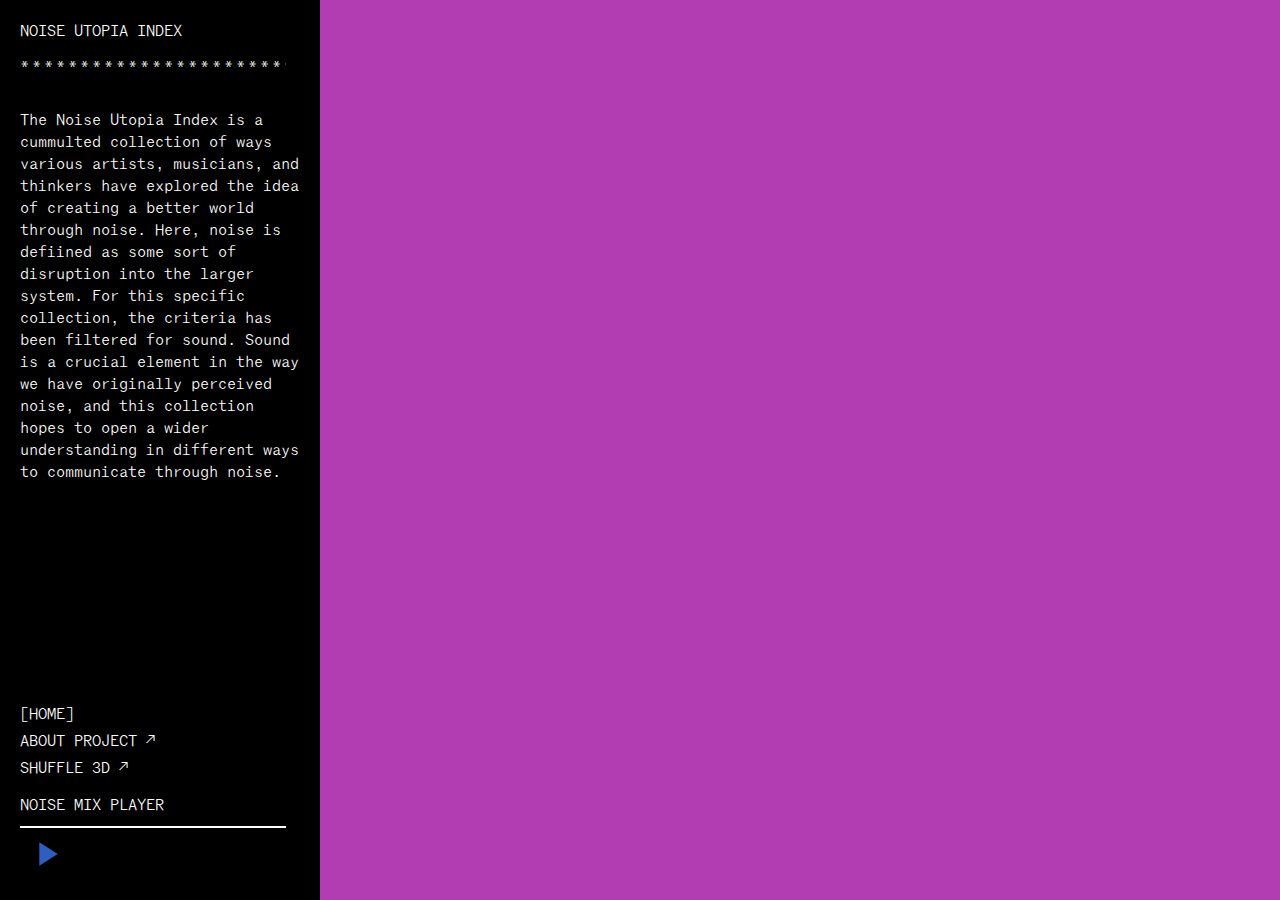
<file: index.html>
<!DOCTYPE html>
<html lang="en">

<head>
  <meta charset="UTF-8" />
  <meta name="viewport" content="width=device-width, initial-scale=1.0" />
  <link rel="icon" href="/favicon.png" type="image/png">
  <title>NOISE UTOPIA INDEX</title>

  <link rel="stylesheet" href="style.css" />
  <!-- Link to an external CSS file, if needed -->
</head>

<body>
  <header class="top-header">
    <button id="menu-button">MENU</button>

    </div>
  </header>

  <div class="container">
    <!-- Mobile Nav (Hidden on larger screens) -->
    <div class="mobile-nav">
      <button class="close-btn">&times;</button>
      <nav class="mobile-nav-links">
        <a href="index.html">Home</a>
        <a href="about.html">About Project</a>
        <a href="shuffle3d.html">Shuffle 3D</a>
      </nav>
    </div>
    <nav class="side-nav">

      <!-- Side navigation content goes here -->
      <div>
        <div>
          <a href="index.html" class="home-text" style="color: white;"> NOISE UTOPIA INDEX </a>
          <br />
          <span class="stars">**********************************</span>
        </div>
        <div class="side-nav-paragraph">
          The Noise Utopia Index is a cummulted collection of ways various
          artists, musicians, and thinkers have explored the idea of creating
          a better world through noise. Here, noise is defiined as some sort
          of disruption into the larger system. For this specific collection,
          the criteria has been filtered for sound. Sound is a crucial element in the
          way we have originally perceived noise, and this collection hopes to
          open a wider understanding in different ways to communicate through
          noise.

        </div>
        <!-- <div class="side-nav-weather">
       
          <div class="current-date" id="date">Date: Loading...</div>
          <div class="current-time" id="time">Time: Loading...</div>
          <div class="current-weather">
            Weather: <span id="weather-data">Loading...</span>
          </div>
        </div> -->
      </div>



      <div>
        <!-- menu links -->
        <div class="side-nav-links">
          <a href="index.html">[HOME]</a>
          <a href="about.html">ABOUT PROJECT ↗</a>
          <a href="shuffle3d.html">SHUFFLE 3D ↗</a>
        </div>

        <!-- weather time etc  -->



        <div>
          <div class="currently-playing clickable">NOISE MIX PLAYER</div>

          <div class="white-line"></div>
          <div class="web-player" style="width: 100%;">
            <div class="soundcloud-player-button">
              <button id="playButton" data-playing="false" style="background: none; cursor: pointer">
                <svg class="play-icon" xmlns="http://www.w3.org/2000/svg" viewBox="0 0 24 24"
                  preserveAspectRatio="xMidYMid meet" width="40px" height="100%">
                  <path d="M8 5v14l11-7z" fill="#ffffff" />
                </svg>
                <svg class="stop-icon" style="display: none" xmlns="http://www.w3.org/2000/svg" viewBox="0 0 24 24"
                  preserveAspectRatio="xMidYMid meet" width="40px" height="100%">
                  <path d="M6 6h12v12H6z" fill="#ffffff" />
                </svg>
              </button>
            </div>
          </div>
        </div>
      </div>

      <div id="soundcloud-player" style="display: none">
        <!-- The SoundCloud player will be embedded here -->
      </div>
    </nav>
    <!-- Main content container -->
    <div class="content-container">
      <!-- Filters Section -->
      <div id="filters" class="filters">
        <!-- Filter items go here -->
      </div>

      <!-- Grid Section -->
      <div class="grid-container">
        <!-- Grid items go here -->
      </div>


      <!-- Popup Overlay -->
      <div class="popup-overlay" id="songPopup">
        <button class="close-btn" onclick="closePopup()">X</button>

        <div class="popup-content">
          <div id="songTitle"></div>
          <div id="songAuthor"></div>
          <div id="songContent">
            <p id="description1" class="song-description"></p>
          </div>

          <div id="songContent">
            <p id="description2" class="song-description"></p>
          </div>
        </div>
      </div>
    </div>

    <script src="https://w.soundcloud.com/player/api.js"></script>
    <script src="script.js"></script>
</body>

</html>
</file>
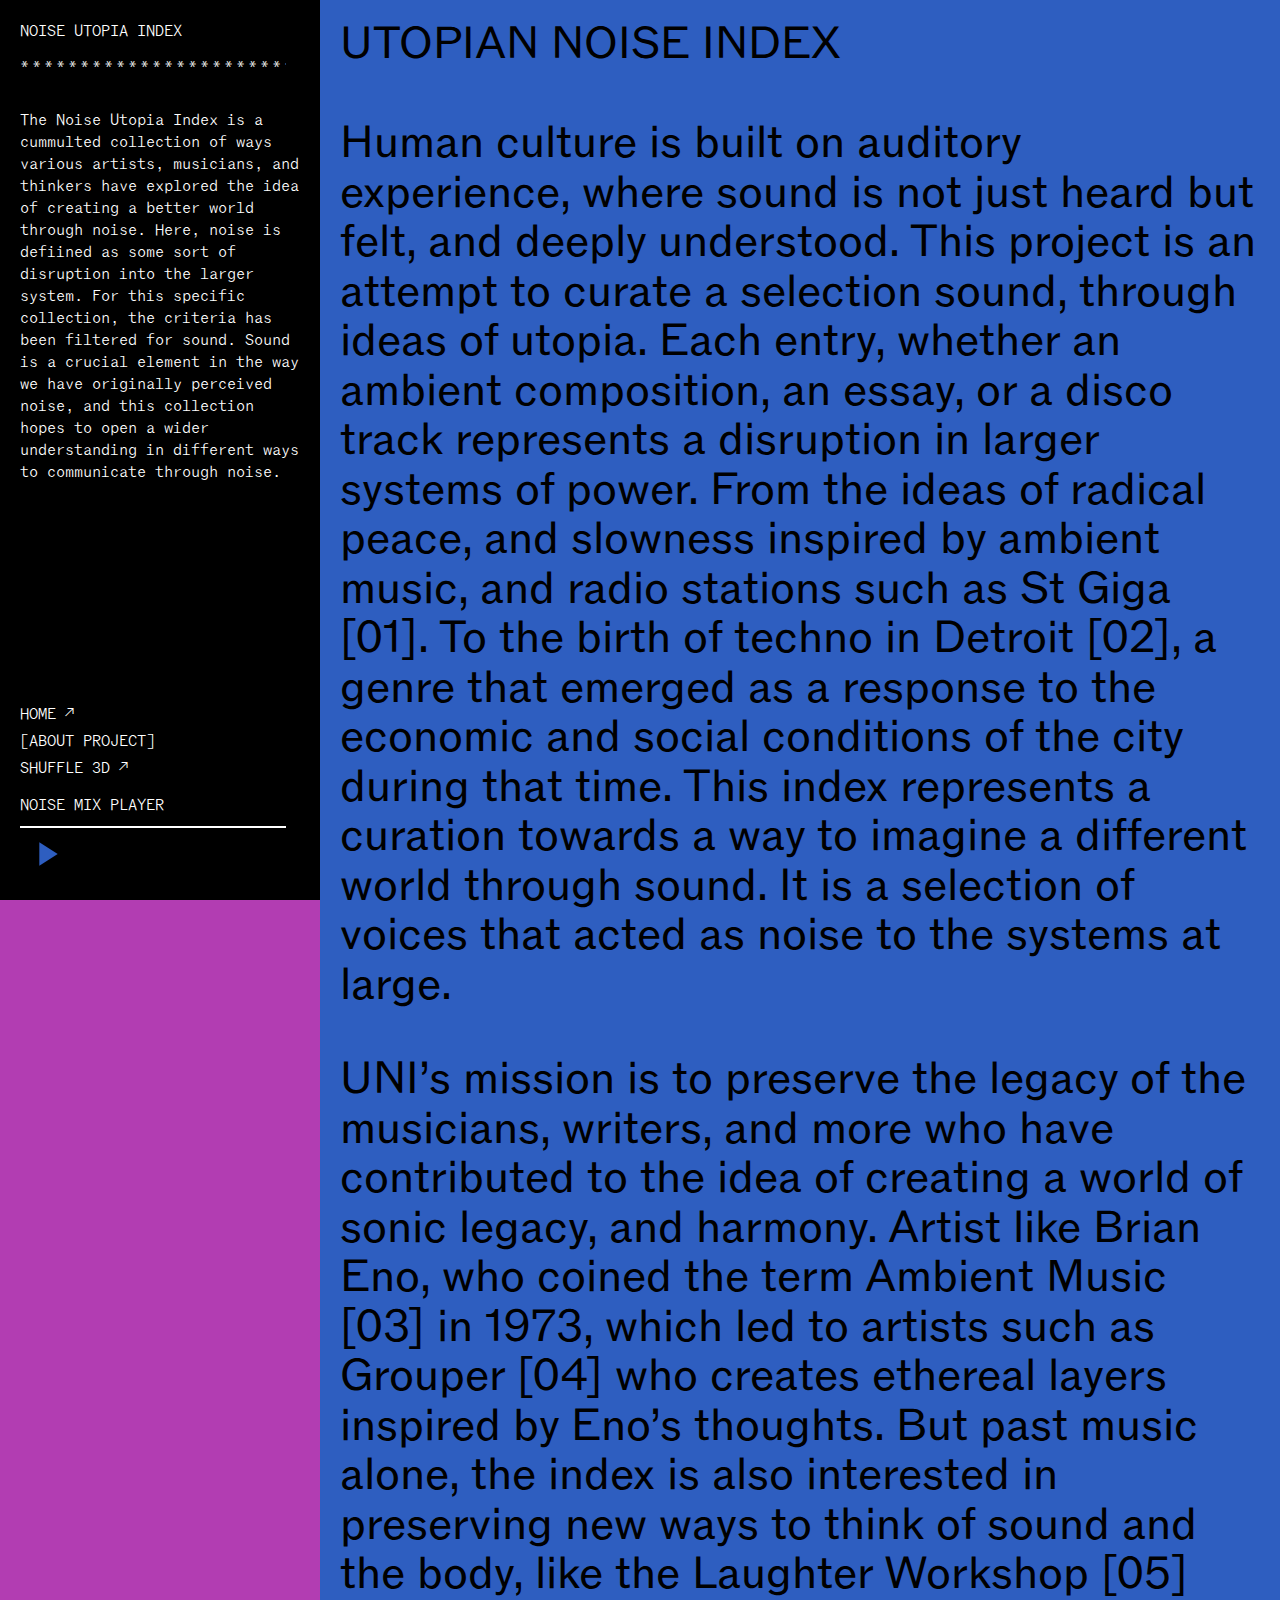
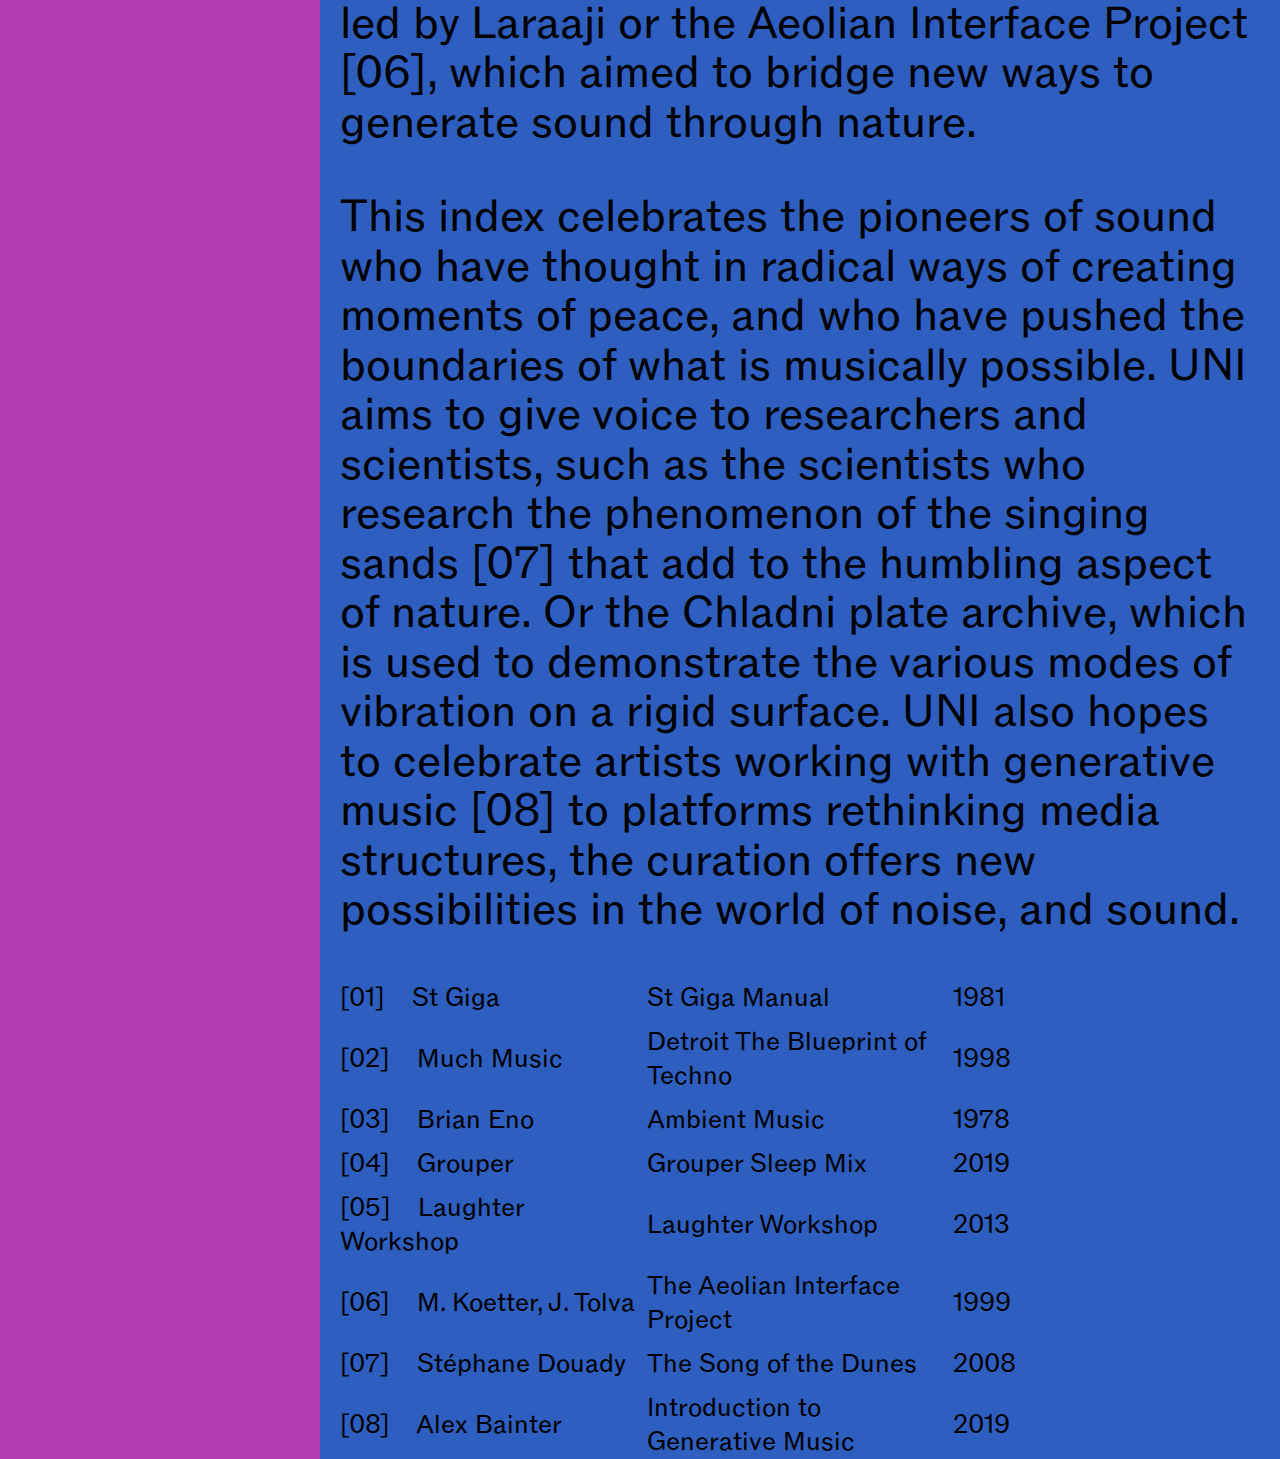
<file: about.html>
<!DOCTYPE html>
<html lang="en">

<head>
  <meta charset="UTF-8" />
  <meta name="viewport" content="width=device-width, initial-scale=1.0" />
  <link rel="icon" href="/favicon.png" type="image/png">

  <title>NOISE UTOPIA</title>

  <link rel="stylesheet" href="style.css" />
  <!-- Link to an external CSS file, if needed -->
</head>

<body>
  <header class="top-header">
    <button id="menu-button">MENU</button>

    </div></header>
  <div class="container">
   <!-- Mobile Nav (Hidden on larger screens) -->
   <div class="mobile-nav">
    <button class="close-btn">&times;</button>
    <nav class="mobile-nav-links">
      <a href="index.html">Home</a>
      <a href="about.html">About Project</a>
      <a href="shuffle3d.html">Shuffle 3D</a>
    </nav>
  </div>
        <nav class="side-nav">
         
          <!-- Side navigation content goes here -->
          <div>
            <div>
              <a href="index.html" class="home-text" style="color: white;"> NOISE UTOPIA INDEX </a>
            <br />
            <span class="stars">**********************************</span></div>
            <div class="side-nav-paragraph">
              The Noise Utopia Index is a cummulted collection of ways various
              artists, musicians, and thinkers have explored the idea of creating
              a better world through noise. Here, noise is defiined as some sort
              of disruption into the larger system. For this specific collection,
              the criteria has been filtered for sound. Sound is a crucial element in the
              way we have originally perceived noise, and this collection hopes to
              open a wider understanding in different ways to communicate through
              noise. 
              
            </div>
            <!-- <div class="side-nav-weather">
           
              <div class="current-date" id="date">Date: Loading...</div>
              <div class="current-time" id="time">Time: Loading...</div>
              <div class="current-weather">
                Weather: <span id="weather-data">Loading...</span>
              </div>
            </div> -->
          </div>
    
            
          
         <div>
          <!-- menu links -->
          <div class="side-nav-links">
            <a href="index.html">HOME ↗</a>
            <a href="about.html">[ABOUT PROJECT]</a>
            <a href="shuffle3d.html">SHUFFLE 3D ↗</a>
          </div>
    
          <!-- weather time etc  -->
         
           
    
            <div>
            <div class="currently-playing clickable">NOISE MIX PLAYER</div>
            
            <div class="white-line"></div>
            <div class="web-player" style="width: 100%;">
              <div class="soundcloud-player-button">
                <button id="playButton" data-playing="false" style="background: none; cursor: pointer">
                  <svg class="play-icon" xmlns="http://www.w3.org/2000/svg" viewBox="0 0 24 24"
                    preserveAspectRatio="xMidYMid meet" width="40px" height="100%">
                    <path d="M8 5v14l11-7z" fill="#ffffff" />
                  </svg>
                  <svg class="stop-icon" style="display: none" xmlns="http://www.w3.org/2000/svg" viewBox="0 0 24 24"
                    preserveAspectRatio="xMidYMid meet" width="40px" height="100%">
                    <path d="M6 6h12v12H6z" fill="#ffffff" />
                  </svg>
                </button>
              </div>
            </div>
          </div>
          </div>
    
          <div id="soundcloud-player" style="display: none">
            <!-- The SoundCloud player will be embedded here -->
          </div>
        </nav>



    <!-- Filters Section -->


    <!-- You can place buttons, drop-downs, or any other filter controls here -->

    <!-- Grid Section -->
    <div class="about-content-container">
      <!-- This is where the new about page content will go -->



      <p class="about-text">
        UTOPIAN NOISE INDEX <br><br>
        Human culture is built on auditory experience, where sound is not just heard but felt, and deeply understood.
        This project is an attempt to curate a selection sound, through ideas of utopia. Each entry, whether an ambient
        composition, an essay, or a disco track represents a disruption in larger systems of power. From the ideas of
        radical peace, and slowness inspired by ambient music, and radio stations such as <span id="ref-01"><a
            href="#citation1" onclick="highlightCitation('ref-01', 'citation1');">St Giga [01]</a></span>. To the<span
          id="ref-02"><a href="#citation2" onclick="highlightCitation('ref-02', 'citation2');"> birth of techno in
            Detroit [02]</a></span>, a genre that emerged as a response to the economic and social conditions of the
        city during that time. This index represents a curation towards a way to imagine a different world through
        sound. It is a selection of voices that acted as noise to the systems at large.
      </p>
      <p class="about-text">
        UNI’s mission is to preserve the legacy of the musicians, writers, and more who have contributed to the idea of
        creating a world of sonic legacy, and harmony. Artist like Brian Eno, who coined the term <span id="ref-03"><a
            href="#citation3" onclick="highlightCitation('ref-03', 'citation3');">Ambient Music [03]</a></span> in 1973,
        which led to artists such as <span id="ref-04"><a href="#citation4"
            onclick="highlightCitation('ref-04', 'citation4');">Grouper [04]</a></span> who creates ethereal layers
        inspired by Eno’s thoughts. But past music alone, the index is also interested in preserving new ways to think
        of sound and the body, like the <span id="ref-05"><a href="#citation5"
            onclick="highlightCitation('ref-05', 'citation5');">Laughter Workshop [05]</a></span> led by Laraaji or the
        <span id="ref-06"><a href="#citation6" onclick="highlightCitation('ref-06', 'citation6');">Aeolian Interface
            Project [06]</a></span>, which aimed to bridge new ways to generate sound through nature.
      </p>
      <p class="about-text">
        This index celebrates the pioneers of sound who have thought in radical ways of creating moments of peace, and
        who have pushed the boundaries of what is musically possible. UNI aims to give voice to researchers and
        scientists, such as the scientists who research the <span id="ref-07"><a href="#citation7"
            onclick="highlightCitation('ref-07', 'citation7');">phenomenon of the singing sands [07]</a></span> that add
        to the humbling aspect of nature. Or the Chladni plate archive, which is used to demonstrate the various modes
        of vibration on a rigid surface. UNI also hopes to celebrate artists working with <span id="ref-08"><a
            href="#citation8" onclick="highlightCitation('ref-08', 'citation8');">generative music [08]</a></span> to
        platforms rethinking media structures, the curation offers new possibilities in the world of noise, and sound.
      </p>

      </p>

      <div class="citations">
        <a href="https://archive.org/details/StGigaManual/mode/2up" target="_blank" class="citation" id="citation1">
          <span class="citation-number-author">
            <span class="citation-number">[01]</span>
            <span class="citation-author">St Giga</span></span>
          <span class="citation-title">St Giga Manual</span>
          <span class="citation-year">1981</span>
        </a>
        <a href="https://www.youtube.com/watch?v=SYSagw7v4dU" target="_blank" class="citation" id="citation2">
          <span class="citation-number-author">
            <span class="citation-number">[02]</span>
            <span class="citation-author">Much Music</span></span>
          <span class="citation-title">Detroit The Blueprint of Techno</span>
          <span class="citation-year">1998</span>
        </a>
        <a href="https://audioweb.sitehost.iu.edu/T369/eno-ambient.pdf" target="_blank" class="citation" id="citation3">
          <span class="citation-number-author">
            <span class="citation-number">[03]</span>
            <span class="citation-author">Brian Eno</span> </span>
          <span class="citation-title">Ambient Music</span>
          <span class="citation-year">1978</span>
        </a>
        <a href="https://youtu.be/CgpLOFunJi4?si=CcaQxre5-Kd7ZvFL" target="_blank" class="citation" id="citation4">
          <span class="citation-number-author">
            <span class="citation-number">[04]</span>
            <span class="citation-author">Grouper</span></span>
          <span class="citation-title">Grouper Sleep Mix</span>
          <span class="citation-year">2019</span>
        </a>
        <a href="https://www.youtube.com/watch?v=XzktEXmKYCY" target="_blank" class="citation" id="citation5">
          <span class="citation-number-author">
            <span class="citation-number">[05]</span>
            <span class="citation-author">Laughter Workshop</span></span>
          <span class="citation-title">Laughter Workshop</span>
          <span class="citation-year">2013</span>
        </a>
        <a href="http://ascentstage.com/aeolian/images.html" target="_blank" class="citation" id="citation6">
          <span class="citation-number-author">
            <span class="citation-number">[06]</span>
            <span class="citation-author">M. Koetter, J. Tolva</span></span>
          <span class="citation-title">The Aeolian Interface Project</span>
          <span class="citation-year">1999</span>
        </a>
        <a href="https://www.youtube.com/watch?v=4yFaMsUawi4" target="_blank" class="citation" id="citation7">
          <span class="citation-number-author">
            <span class="citation-number">[07]</span>
            <span class="citation-author">Stéphane Douady</span> </span>
          <span class="citation-title">The Song of the Dunes</span>
          <span class="citation-year">2008</span>
        </a>
        <a href="https://medium.com/@alexbainter/introduction-to-generative-music-91e00e4dba11" target="_blank" class="citation" id="citation8">
          <span class="citation-number-author">
            <span class="citation-number">[08]</span>
            <span class="citation-author">Alex Bainter</span></span>
          <span class="citation-title">Introduction to Generative Music</span>
          <span class="citation-year">2019</span>
        </a>
      </div>

      <div class="popup-overlay" id="songPopup">
        <button class="close-btn" onclick="closePopup()">X</button>

        <div class="popup-content">
          <div id="songTitle"></div>
          <div id="songAuthor"></div>
          <div id="songContent">
            <p id="description1" class="song-description"></p>
          </div>

          <div id="songContent">
            <p id="description2" class="song-description"></p>
          </div>
        </div>
      </div>


    </div>


    <script src="https://w.soundcloud.com/player/api.js"></script>
    <script src="script.js">

    </script>

</body>

</html>
</file>
<file: style.css>
@font-face {
    font-family: "ABC ROM Mono Unlicensed Trial";
    src: url("fonts/ABCROMMono-Light-Trial.otf") format("truetype");
  }
  @font-face {
    font-family: "ABC ROM Mono Bold";
    src: url("fonts/ABCROMMono-Bold-Trial.otf") format("truetype");
  }

  @font-face {
    font-family: "ABC ROM Condensed Regular Trial";
    src: url("fonts/ABCROMCondensed-Regular-Trial.otf") format("opentype");
  }

@font-face {
    font-family: "ABC ROM Reg";
    src: url(fonts/ABCROM-Regular-Trial.otf) format("opentype");
}

@font-face {
  font-family: "ABC ROM Light";
  src: url(fonts/ABCROM-Light-Trial.otf) format("opentype");
}

  body {
    background-color: rgb(178, 61, 178);
    display: flex;
    justify-content: space-between;
    margin: 0;
    padding: 0;
  }

  .container {
    display: flex;
    flex-direction: column;
    width: 100vw;
    /* Arrange children in a column */

  }

  a:link, a:visited {
    color: rgb(0, 0, 0); /* Or whatever color you prefer */
    text-decoration: none; /* This removes the underline from links if you want that */
  }

  
  a:active {
    color: navy; /* Optional: Changes color when the link is being clicked */
  }


  .right-side {
    display: flex;
    flex-direction: column;
    /* Stack filters and grid vertically */
    position: relative;
  }

  .top-header {
    position: fixed; /* Keeps the header at the top on scroll */
    display: none;
    top: 0;
    left: 0;
    width: 100%;
    background: #fff; /* Or any other color */
    z-index: 1000; /* Ensure it's above other content */
    justify-content: space-between; /* Adjusts the space between items */
    align-items: center; /* Vertically aligns items in the center */
    padding: 0px; /* Add some space around the content */
    box-shadow: 0 2px 4px rgba(0,0,0,0.1); /* Optional: adds a subtle shadow for depth */
  }

  .home-text:hover {
    text-decoration: underline;
    /* Add an underline on hover */
  }

/* Style for the menu button */
#menu-button {
  cursor: pointer;
  background-color: #000; /* Button background color */
  color: #fff; /* Button text color */
  border: none;
  padding-left: 20px; /* Increase padding for larger clickable area */
  padding-top: 10px; /* Increase padding for larger clickable area */
  padding-bottom: 10px; /* Increase padding for larger clickable area */
  padding-right: 20px; /* Increase padding for larger clickable area */
  font-family: "ABC ROM Mono Unlicensed Trial", sans-serif;
  font-size: 1rem; /* Use responsive font sizing */
  transition: background-color 0.3s, color 0.3s; /* Smooth transition for color change */
  display: inline-block; /* Ensures that padding and dimensions are respected */
  text-align: center;
  width: auto; /* Ensures the button width is as wide as its content plus padding */
  box-sizing: border-box; /* Include padding and border in the element's total width and height */
  z-index: 10; /* Ensure it is above other content but adjust as needed */
}

#menu-button:hover {
  background-color: #fff; /* Button hover background color */
  color: #000; /* Button hover text color */

}

#home-button {
  position: absolute;
  top: 10px; /* Adjust the top position as needed */
  left: 10px; /* Adjust the left position as needed */
  padding: 10px 20px;
  background-color: #0077FF; /* Button background color */
  color: white; /* Button text color */
  text-decoration: none; /* Remove underlines from links */
  border: none;
  cursor: pointer;
  z-index: 1000; /* Ensure it's above other elements */
}

  .side-nav {
    flex: 0.25;
    /* Take up 25% of the parent's height */
    width: 25%;
    /* Take up 25% of the parent's width */
    background-color: #000000;
    color: #fff;
    font-family: "ABC ROM Mono Unlicensed Trial";
    font-size: 16px;
    font-style: normal;
    line-height: normal;
    position: fixed;
    top: 0;
    left: 0;
    height: 100dvh;
    overflow-y: scroll;
    padding: 0;
    box-sizing: border-box;
    padding: 20px;

    display: flex;
    /* Set it as a flex container */
    flex-direction: column;
    /* Arrange children vertically */
    justify-content: space-between;
    /* Push .web-player to the bottom */


  }
  /* When active, slides the side navigation into view */


  .stars {
    display: block;
    /* ensures the stars are on their own line */
    margin: 15px 0;
    /* adds some margin above and below the stars for spacing */
    letter-spacing: 3px;
    overflow: hidden;
    width: 95%;
    /* adds space between individual stars */

  }

  .side-nav-links a {
    display: block;
    /* makes each link occupy its own line */
    color: #fff;
    /* color of the link, setting it to white */
    text-decoration: none;
    /* removes underlines */
    margin-bottom: 5px;
    /* add space below each link */
  }

  .side-nav-links {
    margin-bottom: 15px;
    /* Adjust the value as needed */
  }

  .side-nav-links a:hover {
    text-decoration: underline;
    /* keeps the color white even when hovered */
  }

  .side-nav-paragraph {
    margin-top: 30px;
    /* Add some margin for spacing */
    margin-bottom: 30px;
    /* Add some margin for spacing */
  }

  .side-nav-info {
    margin-bottom: 10px;
    /* Push the info to the bottom */
  }

  .soundcloud-player-button {
    background-color: transparent;
  }

  .content-container {
    position: relative;
    width: 75%;
    /* set the width of the content to 75% of the viewport */
    margin-left: 25%;
    /* push content to the right, leaving space for the side nav */
    /* set as a reference for absolute positioning of children */
  }

  .about-content-container {
 
background-color: #2e5ec0;
    position: relative;
    width: 75%;
    /* set the width of the content to 75% of the viewport */
    margin-left: 25%;
    /* push content to the right, leaving space for the side nav */
    /* set as a reference for absolute positioning of children */
  }

.about-text{
  font-family: "ABC ROM Reg";
  color:#000;
  font-size: 45px;
  line-height: 1.1;
  padding-left: 20px;
  padding-right: 20px;
  margin-top: 20px;
}

  .grid-container {
    width: 100%;
    column-count: 4;
    column-gap: 10px;
    padding: 20px;
    box-sizing: border-box;
  }

  .grid-item {
    display: inline-block;
    margin-bottom: 10px;
    width: 100%;
    box-sizing: border-box;
    background-color: transparent;
    /* Set the initial background color to transparent */
    transition: background-color 0.3s, color 0.3s;
    /* Add a smooth transition effect */
    break-inside: avoid-column;
  }

  .grid-item a {
    position: relative;
    display: block;
    color: #fff;
    /* Text color when not hovered */
    text-decoration: none;
    transition: color 0.3s;
    /* Add a smooth transition effect for text color */
  }

  .grid-item img {
    width: 100%;
    display: block;
    filter: grayscale(100%);
    mix-blend-mode: multiply;
    filter: brightness(1);
  }
/* Popup Styles */

 .popup-overlay {
  position: fixed; /* Stays in place during scroll */
  top: 25%;
  display: none; /* Make sure to toggle this with JavaScript */
  box-shadow: 0 4px 8px rgba(0, 0, 0, 0.2);
  background: #000000;
  overflow-y: auto; /* Allows scrolling within the popup if content is too long */
  max-height: 80vh; /* Adjust the height as needed */
  margin-left: 20px; /* Half of the total horizontal margin */
  height: 55vh;
  margin-right: 20px; /* Half of the total horizontal margin */
  z-index: 99999;
}

.popup-content {
  box-sizing: border-box; /* Include padding in the width */
  display: flex; /* Use flexbox for layout */
  flex-direction: column; /* Stack children vertically */
  width: 100%; /* Full width of the parent .popup-overlay */
  padding-left: 20px; /* Padding inside the popup */
  padding-right: 50px; /* Padding inside the popup */
  padding-top: 10px; /* Padding inside the popup */

  height: auto; /* Height based on content plus padding */
  height:100%
;  overflow-y: auto; /* Scroll if content is too long */
  position: relative; /* Relative to the .popup-overlay */
  background: #000000; /* Background color of the popup content */
  z-index: 1001; /* Stack above other content but below the overlay */
}

.close-btn {
  position: absolute; /* Position the button absolutely within the popup */
  top: 10px; /* Adjust the value to suit your design */
  right: 10px; /* Adjust the value to suit your design */
  z-index: 1002; /* Ensure it's above the popup content */
  cursor: pointer;
  color: #fff;
  background: none;
  font-size: 30px;
  font-family: ABC ROM Reg;
  /* ...other styles... */
}
.close-btn:hover {
  color: #2e5ec0;
  /* ...other styles... */
}

#songTitle{
  font-size: 90px;
  font-family: "ABC ROM Light";
  text-transform: uppercase;
  margin: 0;
  line-height: 1;
  margin-top: 10px;
  color: white;

}
#popupImage1{
padding: 10px;
  height: 100%;

}
#popupImage2{
  padding: 10px;
  height: 100%


 

}

#songImages{
  display: flex;
  justify-content: space-between; /* Distribute space equally between child divs */  
}

.song-description{
  font-family: "ABC ROM Light";
  color:#ffffff;
  font-size: 40px;

  margin: 10px;
  line-height: 1.2;

}

#songAuthor{
  font-size: 26px;
  font-family: "ABC ROM Mono Unlicensed Trial";
  color: white;

  margin: 10px;
  line-height: 1;
}
.image-container img {
  max-width: 100%; /* Adjust the percentage as needed */
  height: auto; /* Maintain the image's aspect ratio */
  flex: 1; /* Distribute available space equally between images */
}







/* Ensure the cursor changes to a pointer when hovering over clickable elements */
.clickable {
  cursor: pointer;
}
#playButton{
margin-top: 5px;}


h1{
  font-family: "ABC ROM Condensed Regular Trial";
  color: #fff;

}
h2{
 
    font-family: "ABC ROM Condensed Regular Trial";
    color: #fff;
  }

p{
  font-family: "ABC ROM Reg";
  color: #fff;
}

.main-image, .supporting-image {
  width: 100%; /* Make images responsive */
  height: auto;
  margin-bottom: 20px; /* Add some space below images */
}

.introduction {
  font-weight: bold;
  margin-bottom: 20px; /* Add some space below the paragraph */
}

.dummy-text {
  margin-bottom: 20px; /* Add some space below each dummy text paragraph for better readability */
}


/* Base styles for the mobile nav, hidden by default */
.mobile-nav {
  display: none; /* Hide by default */
  position: fixed; /* Positioning it over the main content */
  top: -100%; /* Start off-screen */
  left: 0;
  right: 0;
  width: 100%; /* Full width */
  height: 100%; /* Full height to cover the entire viewport */
  background: rgba(0, 0, 0, 0.8); /* Semi-transparent background */
  z-index: 1000; /* Ensure it's above other content */
  flex-direction: column; /* Stack children vertically */
  justify-content: center; /* Center children horizontally */
  align-items: center; /* Center children vertically */
  transition: top 3s; /* Animate the top property */
}

.mobile-nav.active {
  display: flex; /* Display as flexbox only when active */
  top: 0; /* Slide in to view */
}

/* Close button inside the mobile nav */
.mobile-nav .close-btn {
  align-self: flex-end;
  font-size: 2rem;
  margin: 1rem;
}
.mobile-nav-links{
  color: white;
  font-family: "ABC ROM Reg";

}

.mobile-nav-links a:hover {
  text-decoration: underline; /* Add underline on hover */
}

.mobile-nav-links a {
  display: block; /* Make each link a block to occupy its own line */
  margin: 5px 0; /* Add some vertical spacing */
  color: #fff; /* Text color for the links */
  text-decoration: none; /* Remove underlines from links */
  font-size: 2em; /* Increase the font size */
  padding: 5px;
  transition: all 0.3s ease; /* Smooth transition for hover effects */
}

.filters {
  position: sticky;
  /* Start out as absolute */
  top: 10px;
  /* Position at the top */
  left: 0;
  margin-top: 10px;
  margin-left: 20px;
  margin-right: 20px;
  z-index: 999;
  display: flex; /* Use flexbox layout */
  flex-wrap: wrap; /* Allow the buttons to wrap as needed */
  justify-content: flex-start; /* Space out the buttons evenly */
  align-items: flex-start; /* Align buttons to the top */
  gap: 7px; /* Optional: add a gap between buttons */
}

.filter-button {
  flex: 0, 0, auto; /* Prevent buttons from growing */
  padding: 10px 20px; /* Adds padding inside the button */
  height: 50px;
  background-color: #000; /* Sets the background color of the button */
  color: #fff; /* Sets the text color of the button */
  border: none; /* Removes the border */
  border-radius: 0px; /* Makes the corners rounded */
  cursor: pointer; /* Changes the cursor to a hand when hovering over the button */
  text-align: left; /* Aligns the text to the left */
  display: inline-block; /* Allows multiple buttons to be on the same line */
  transition: background-color 0.3s; /* Smooth transition for hover effect */
  text-transform: uppercase;
  font-family: ABC ROM Mono Unlicensed Trial;
}

  .filter-button:hover {
background-color: #fff; /* Inverts background color */
color: #000; /* Inverts text color */
}
  .clear-button {
    background-color: #fff;
    /* Set the background color to white */
    color: #000;
    /* Set the text color to black */
    border: none;
    /* Optional: Add a black border */
  }

  .clear-button:hover {
    color: white;
    
    background-color: #000000;
    /* Set a different background color when hovered */
  }
  #filters.sticky {
    position: sticky;
    top: 0;
  }
  


  .grid-item:hover .overlay {
    display: flex;
   
  }


  .overlay {
    box-sizing: border-box;
    /* Added to ensure padding doesn't increase size */
    padding: 10px;
    position: absolute;
    top: 0;
    left: 0;
    width: 100%;
    /* height: 100%; */
    display: none;
    background: #2e5ec0;
    min-height: 100%;
    flex-direction: column;
    justify-content: space-between;
    /* Adjusted opacity for visibility */
    color: #fff;
    /* Text color on overlay */
    transition: background-color 0.3s;
    z-index: 100;

    /* Add a smooth transition effect for background color */
  }

  .grid-title {
    font-family: "ABC ROM Condensed Regular Trial";
    color: #000000;
    text-transform: uppercase;
    font-size: 36px;
    line-height: 0.9;
    padding: 0;
    margin-top: 0;
    margin-bottom: 0;
    /* Add this line to adjust the margin bottom */
    overflow: hidden;
  }
  .grid-name-year {
  font-family: "ABC ROM Mono Unlicensed Trial";
  color: #000000;
  font-size: 16px;
  margin-top: 5px;
  margin-bottom: 5px;
  }

  .grid-description{
    font-family: "ABC ROM Reg";
    font-size: 16px;
    color: #000000;
    margin-top: 0px;
    margin-bottom: 0px;
  }

  .title-name-container{
    margin-bottom: 20px;
  }

  /* Blinking animation for "NOW PLAYING" and track title */
  @keyframes blink {
    0% {
      opacity: 0;
    }

    50% {
      opacity: 1;
    }

    100% {
      opacity: 0;
    }
  }

  .currently-playing {
    animation: blink 2s infinite;
    /* Adjust the duration and timing as needed */
  }


  .web-player {
    width: 100%;
    border-radius: 10px;

    background-color: transparent;
    /* Set a transparent background */
    z-index: 99999;
  }


  button {
    border: none;
  }



  .soundcloud-player-button {
    /* background-color: #7e7e7e; */
    /* background color */
    /* Remove borders */
    padding: 0;
    /* Remove padding */
    box-shadow: none;
    /* Remove shadow */
    outline: none;
    /* Remove outline on focus */

    border-radius: 10px;

  }

  .white-line{
    height: 2px; 
    width: 95%; 
    background-color: white;
    margin-top: 10px;
  }

  .play-button {
    border: rgb(131, 0, 0);
    outline: solid;
    cursor: pointer;
  }

  /* Change the color of the play icon */
  .play-icon path {
    fill: #2e5ec0;
    /* Change the fill color to green */
  }

  /* Change the color of the stop icon */
  .stop-icon path {
    fill: red;
    /* Change the fill color to red */
  }

  .highlighted {
    padding: 0; /* Eliminate padding which can increase the block size */
    margin: 0;
    font-size: inherit; /* Make sure font-size is not too large, causing it to wrap */
    background-color: rgb(178, 61, 178); /* Maintain your highlight color */
    box-sizing: border-box; /* Content-box can also be tried if border-box doesn't work */
  }

  .citations {
    display: grid;
    grid-template-columns: 1fr; /* Only one column now */
    padding-left: 20px;
    padding-right: 20px;
    font-family: "ABC ROM Reg";
    font-size: 26px;
    gap: 10px;
   
  }
  /* Underline spans on hover within the about-text class */
.about-text span[id^="ref-"]:hover {
  text-decoration: underline;
  cursor: pointer;
}
  .citation {
    /* No display property needed; it's a grid item */
    display: grid;
    grid-template-columns: 1fr 1fr 1fr; /* First column auto width, the other two share the remaining space */
    align-items: center; /* Vertically center aligns the content of all cells */

  }
  
  .citation:hover {
text-decoration: underline;  }


  .citation-number{
padding-right: 20px;
  }
  .citation-author,
  .citation-title,
  .citation-year {
    
  }
  
  /* Optional: Add some styling for the citation text */
  .citation-author,
  .citation-title,
  .citation-year {
    text-align: left;
  }


@media (max-width: 768px) { /* Adjust the max-width as needed for your mobile breakpoint */

 .content-container {
   position: relative;
   width: 100%;
   /* set the width of the content to 75% of the viewport */
   margin-left: 0;
   /* push content to the right, leaving space for the side nav */
   /* set as a reference for absolute positioning of children */
 }
 #filters {
   overflow-x: auto; /* Allows horizontal scrolling */
   white-space: nowrap; /* Prevents wrapping of filter buttons */
   display: flex; /* Keeps the buttons in line */
   flex-wrap: nowrap; /* Prevents wrapping of items */
   gap: 7px; /* Optional: Adjust or remove the gap if needed */
   margin-top: 0px; /* Adjust the margin as needed */
   margin-bottom: 10px; /* Adjust the margin as needed */
   padding: 50px 0; /* Adds padding to the top and bottom */
 }
.side-nav{
  display: none;
}
 .grid-container {
   width: 100%;
   column-count: 2;
   column-gap: 7px;
   padding: 20px;
   box-sizing: border-box;
   margin-top: -65px;  


 }
 .filter-button {
   display: inline-block; /* Ensures buttons line up horizontally */
   flex: 0 0 auto; /* Prevents the buttons from growing or shrinking */
 }

 .top-header {
   display: flex; /* Now display the header on small screens */
   height: auto;
   background-color: black;
   margin-bottom: 100px;

   /* ... other styles ... */
 }

 
 .side-nav-links.active {
   display: flex; /* Show as flexbox when active */
 }

 .overlay {
  max-height: 100%;
  overflow-y: scroll;
}

.about-content-container{
  width: 100%;
  margin-left: 0;
  margin-top: 36px;
}
.about-text{
  font-size: 28px;
}
.citations{
  font-size: 12px;

}
 
}


/* 3d styles */

  /* Additional styles for moving text */
  #loading-overlay {
    position: fixed;
    top: 0;
    left: 0;
    right: 0;
    bottom: 0;
    background-color: rgba(0, 0, 0, 0.75); /* Black with opacity */
    display: flex;
    justify-content: center;
    align-items: center;
    flex-direction: column; /* Stack children vertically */
    z-index: 10000; /* High z-index to ensure it's above other content */
  }
  
  #loading-text {
    font-size: 2em; /* Adjust the size as needed */
    color: white; /* Text color */
    text-align: center;
    white-space: nowrap;
    overflow: hidden;
    display: inline-block;
    animation: loading-size 2s infinite;
    font-family: "ABC ROM Reg";
  }
  
  #sound-instruction {
    font-size: 1em; /* Adjust the size as needed */
    color: white; /* Text color */
    text-align: center;
    margin-top: 20px; /* Space between the loading text and the instruction */
    font-family: "ABC ROM Mono Unlicensed Trial";
  }
  
  @keyframes loading-size {
    0%, 100% {
      opacity: 0;
    }
    50% {
      opacity: 100;
    }
  }
  /* Hide the loading screen by default and only show it via JavaScript when needed */
  #loading-overlay.hidden {
    display: none;
  }

#home-button {
  position: fixed; /* Fixed position relative to the viewport */
  font-family: "ABC ROM Mono Bold";
  text-transform: uppercase;
  left: 1vw; /* Align to the left */
  top: 96vh; /* Align to the bottom */
  z-index: 10; /* Ensure the button is above other elements */
  background-color: #0079f1; /* Background color for the button */
  color: #000000; /* Text color for the button */
  padding: 0.5em 1em; /* Top and bottom padding of 0.5em, left and right padding of 1em */
  cursor: pointer; /* Change cursor to indicate clickable */
  font-size: 1rem; /* Default font size, adjust as needed */
}

#home-button:hover {
  background-color: #fff; /* Change background color on hover */
  color: #000000; /* Change text color on hover */
}
</file>
